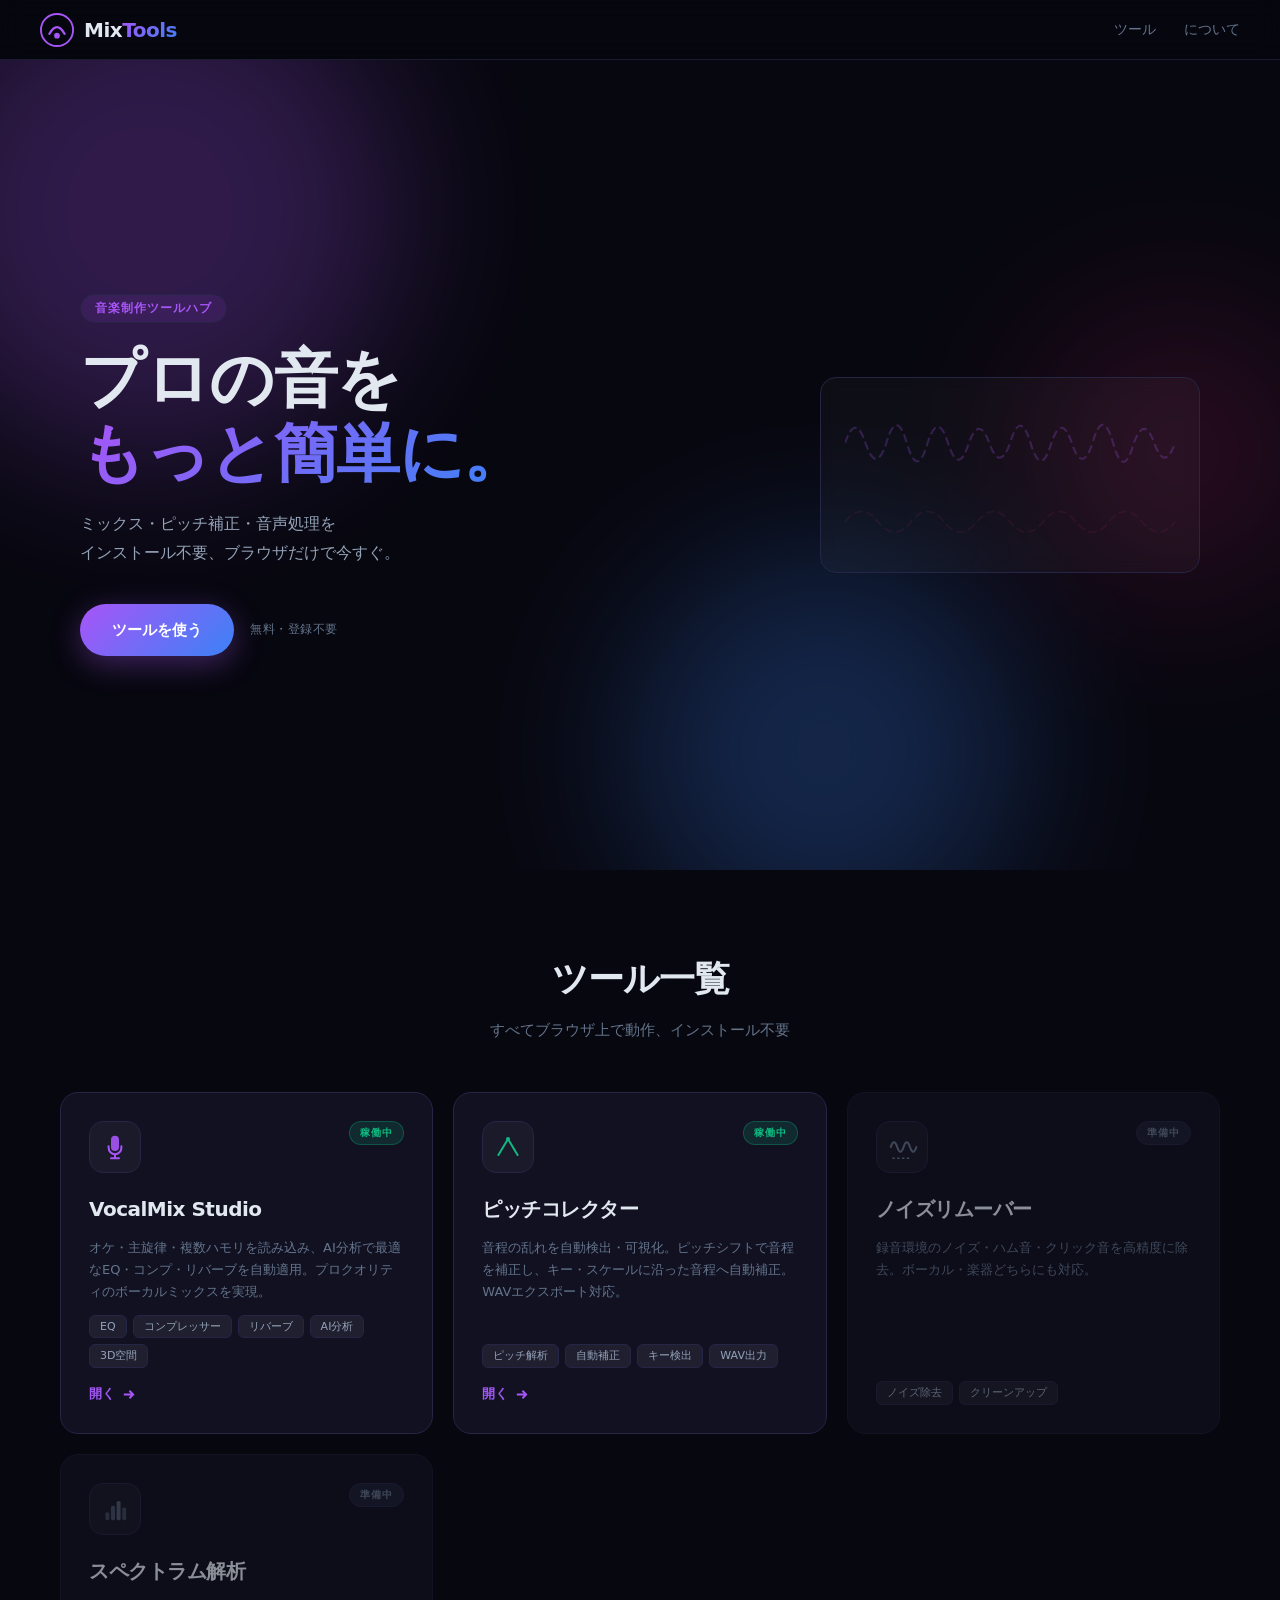
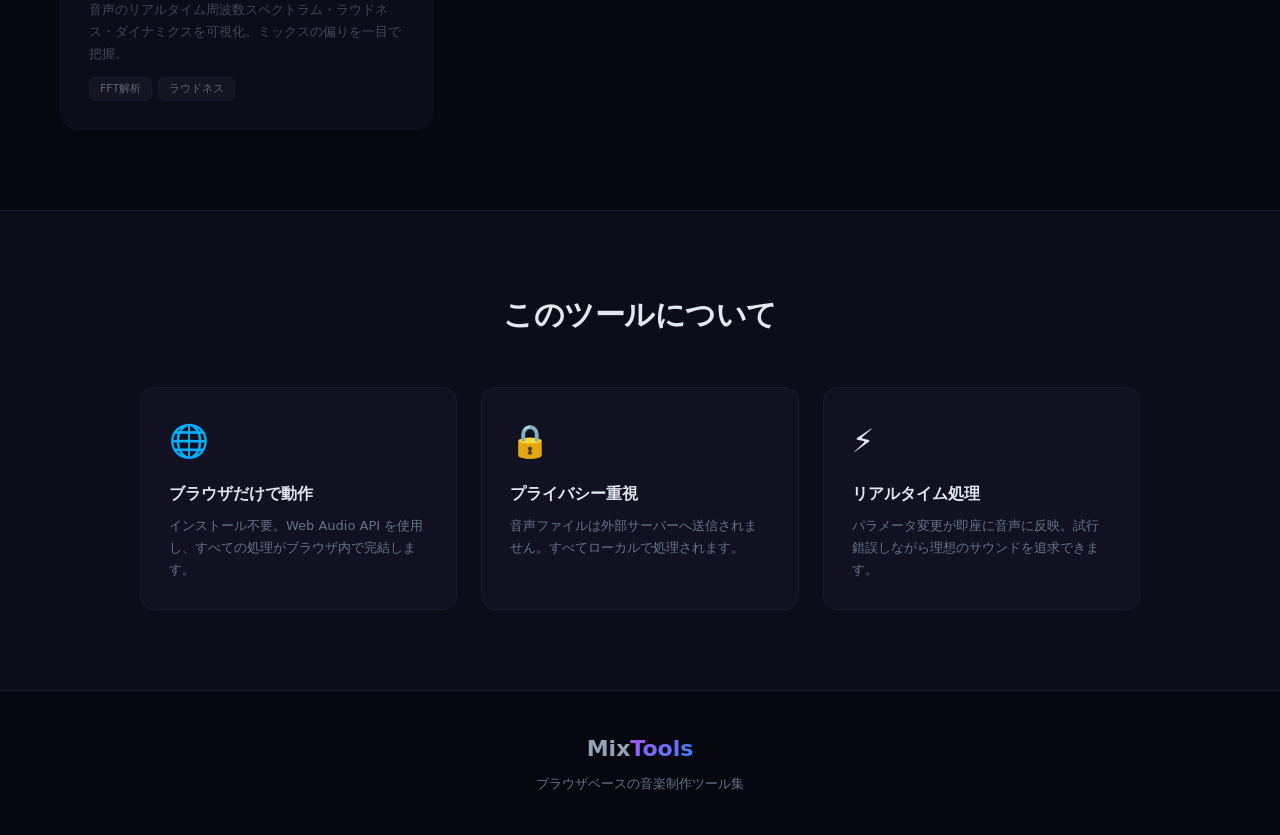
<file: index.html>
<!DOCTYPE html>
<html lang="ja">
<head>
  <meta charset="UTF-8">
  <meta name="viewport" content="width=device-width, initial-scale=1.0">
  <title>Mix Tools – 音楽制作ツールハブ</title>
  <link rel="stylesheet" href="portal.css">
  <!-- ======================================================
       Google AdSense
       公開後に AdSense 審査が通ったら↓の XXXX を置き換えてください
       client="ca-pub-XXXXXXXXXXXXXXXX"
  ======================================================= -->
  <!-- <script async src="https://pagead2.googlesyndication.com/pagead/js/adsbygoogle.js?client=ca-pub-XXXXXXXXXXXXXXXX" crossorigin="anonymous"></script> -->
</head>
<body>

<div class="portal">

  <header class="portal-header">
    <div class="ph-logo">
      <svg class="ph-logo-mark" viewBox="0 0 36 36" fill="none">
        <circle cx="18" cy="18" r="17" stroke="url(#pg)" stroke-width="2"/>
        <path d="M10 22 Q18 8 26 22" stroke="url(#pg)" stroke-width="2.5" fill="none" stroke-linecap="round"/>
        <circle cx="18" cy="24" r="3" fill="url(#pg)"/>
        <defs>
          <linearGradient id="pg" x1="0" y1="0" x2="36" y2="36">
            <stop offset="0%" stop-color="#a855f7"/>
            <stop offset="100%" stop-color="#3b82f6"/>
          </linearGradient>
        </defs>
      </svg>
      <span class="ph-logo-text">Mix<span class="ph-logo-accent">Tools</span></span>
    </div>
    <nav class="ph-nav">
      <a href="#tools" class="ph-nav-link">ツール</a>
      <a href="#about" class="ph-nav-link">について</a>
    </nav>
  </header>

  <section class="hero">
    <div class="hero-bg">
      <div class="hero-orb hero-orb-1"></div>
      <div class="hero-orb hero-orb-2"></div>
      <div class="hero-orb hero-orb-3"></div>
    </div>
    <div class="hero-content">
      <div class="hero-badge">音楽制作ツールハブ</div>
      <h1 class="hero-title">
        プロの音を<br>
        <span class="grad-text">もっと簡単に。</span>
      </h1>
      <p class="hero-desc">
        ミックス・ピッチ補正・音声処理を<br>
        インストール不要、ブラウザだけで今すぐ。
      </p>
      <div class="hero-cta-row">
        <a href="#tools" class="hero-cta">ツールを使う</a>
        <span class="hero-sub">無料・登録不要</span>
      </div>
    </div>
    <div class="hero-visual">
      <div class="waveform-demo">
        <svg viewBox="0 0 320 80" fill="none" class="wv-svg">
          <path d="M0 40 Q10 10 20 40 Q30 70 40 40 Q50 5 60 40 Q70 75 80 40 Q90 8 100 40 Q110 72 120 40 Q130 12 140 40 Q150 68 160 40 Q170 6 180 40 Q190 74 200 40 Q210 10 220 40 Q230 70 240 40 Q250 4 260 40 Q270 76 280 40 Q290 12 300 40 Q310 68 320 40"
            stroke="url(#wg)" stroke-width="2" opacity="0.8"/>
          <defs>
            <linearGradient id="wg" x1="0" y1="0" x2="320" y2="0">
              <stop offset="0%" stop-color="#a855f7" stop-opacity="0.3"/>
              <stop offset="50%" stop-color="#3b82f6"/>
              <stop offset="100%" stop-color="#a855f7" stop-opacity="0.3"/>
            </linearGradient>
          </defs>
        </svg>
        <svg viewBox="0 0 320 50" fill="none" class="wv-svg wv-svg-2">
          <path d="M0 25 Q16 5 32 25 Q48 45 64 25 Q80 5 96 25 Q112 45 128 25 Q144 5 160 25 Q176 45 192 25 Q208 5 224 25 Q240 45 256 25 Q272 5 288 25 Q304 45 320 25"
            stroke="url(#wg2)" stroke-width="1.5" opacity="0.5"/>
          <defs>
            <linearGradient id="wg2" x1="0" y1="0" x2="320" y2="0">
              <stop offset="0%" stop-color="#db2777" stop-opacity="0.2"/>
              <stop offset="50%" stop-color="#db2777" stop-opacity="0.8"/>
              <stop offset="100%" stop-color="#db2777" stop-opacity="0.2"/>
            </linearGradient>
          </defs>
        </svg>
      </div>
    </div>
  </section>

  <section class="tools-section" id="tools">
    <div class="section-header">
      <h2 class="section-title">ツール一覧</h2>
      <p class="section-desc">すべてブラウザ上で動作、インストール不要</p>
    </div>

    <div class="tools-grid">

      <!-- VocalMix Studio – Active -->
      <a href="./vocalmix/index.html" class="tool-card tool-card-active">
        <div class="tc-glow"></div>
        <div class="tc-header">
          <div class="tc-icon tc-icon-vocalmix">
            <svg viewBox="0 0 40 40" fill="none">
              <path d="M20 6a5 5 0 0 0-5 5v9a5 5 0 0 0 10 0v-9a5 5 0 0 0-5-5z" fill="url(#tg1)" opacity=".9"/>
              <path d="M28 19v2a8 8 0 0 1-16 0v-2M20 29v5M15 34h10" stroke="url(#tg1)" stroke-width="2.5" stroke-linecap="round"/>
              <defs>
                <linearGradient id="tg1" x1="10" y1="6" x2="30" y2="34">
                  <stop stop-color="#a855f7"/><stop offset="1" stop-color="#3b82f6"/>
                </linearGradient>
              </defs>
            </svg>
          </div>
          <div class="tc-badge tc-badge-active">稼働中</div>
        </div>
        <h3 class="tc-name">VocalMix Studio</h3>
        <p class="tc-desc">オケ・主旋律・複数ハモリを読み込み、AI分析で最適なEQ・コンプ・リバーブを自動適用。プロクオリティのボーカルミックスを実現。</p>
        <div class="tc-tags">
          <span class="tc-tag">EQ</span>
          <span class="tc-tag">コンプレッサー</span>
          <span class="tc-tag">リバーブ</span>
          <span class="tc-tag">AI分析</span>
          <span class="tc-tag">3D空間</span>
        </div>
        <div class="tc-cta">
          開く
          <svg viewBox="0 0 16 16" fill="none" stroke="currentColor" stroke-width="2">
            <path d="M3 8h10M9 4l4 4-4 4"/>
          </svg>
        </div>
      </a>

      <!-- Pitch Corrector – Active -->
      <a href="./pitchcorrect/index.html" class="tool-card tool-card-active">
        <div class="tc-glow"></div>
        <div class="tc-header">
          <div class="tc-icon tc-icon-pitch">
            <svg viewBox="0 0 40 40" fill="none">
              <path d="M8 30 L20 10 L32 30" stroke="url(#tg2)" stroke-width="2.5" stroke-linecap="round" stroke-linejoin="round"/>
              <path d="M13 23 h14" stroke="url(#tg2)" stroke-width="2" stroke-linecap="round"/>
              <circle cx="20" cy="10" r="2.5" fill="url(#tg2)"/>
              <defs>
                <linearGradient id="tg2" x1="8" y1="10" x2="32" y2="30">
                  <stop stop-color="#10b981"/><stop offset="1" stop-color="#3b82f6"/>
                </linearGradient>
              </defs>
            </svg>
          </div>
          <div class="tc-badge tc-badge-active">稼働中</div>
        </div>
        <h3 class="tc-name">ピッチコレクター</h3>
        <p class="tc-desc">音程の乱れを自動検出・可視化。ピッチシフトで音程を補正し、キー・スケールに沿った音程へ自動補正。WAVエクスポート対応。</p>
        <div class="tc-tags">
          <span class="tc-tag">ピッチ解析</span>
          <span class="tc-tag">自動補正</span>
          <span class="tc-tag">キー検出</span>
          <span class="tc-tag">WAV出力</span>
        </div>
        <div class="tc-cta">
          開く
          <svg viewBox="0 0 16 16" fill="none" stroke="currentColor" stroke-width="2">
            <path d="M3 8h10M9 4l4 4-4 4"/>
          </svg>
        </div>
      </a>

      <!-- Placeholder 2 -->
      <div class="tool-card tool-card-soon">
        <div class="tc-header">
          <div class="tc-icon tc-icon-noise">
            <svg viewBox="0 0 40 40" fill="none">
              <path d="M6 20 Q10 8 14 20 Q18 32 22 20 Q26 8 30 20 Q34 32 38 20" stroke="#64748b" stroke-width="2.5" stroke-linecap="round"/>
              <line x1="8" y1="34" x2="32" y2="34" stroke="#64748b" stroke-width="2" stroke-dasharray="3,3"/>
            </svg>
          </div>
          <div class="tc-badge tc-badge-soon">準備中</div>
        </div>
        <h3 class="tc-name">ノイズリムーバー</h3>
        <p class="tc-desc">録音環境のノイズ・ハム音・クリック音を高精度に除去。ボーカル・楽器どちらにも対応。</p>
        <div class="tc-tags">
          <span class="tc-tag">ノイズ除去</span>
          <span class="tc-tag">クリーンアップ</span>
        </div>
      </div>

      <!-- Placeholder 3 -->
      <div class="tool-card tool-card-soon">
        <div class="tc-header">
          <div class="tc-icon tc-icon-beat">
            <svg viewBox="0 0 40 40" fill="none">
              <rect x="8"  y="24" width="5" height="10" rx="2" fill="#64748b" opacity=".5"/>
              <rect x="15" y="16" width="5" height="18" rx="2" fill="#64748b" opacity=".6"/>
              <rect x="22" y="10" width="5" height="24" rx="2" fill="#64748b" opacity=".7"/>
              <rect x="29" y="18" width="5" height="16" rx="2" fill="#64748b" opacity=".5"/>
            </svg>
          </div>
          <div class="tc-badge tc-badge-soon">準備中</div>
        </div>
        <h3 class="tc-name">スペクトラム解析</h3>
        <p class="tc-desc">音声のリアルタイム周波数スペクトラム・ラウドネス・ダイナミクスを可視化。ミックスの偏りを一目で把握。</p>
        <div class="tc-tags">
          <span class="tc-tag">FFT解析</span>
          <span class="tc-tag">ラウドネス</span>
        </div>
      </div>

    </div>

    <!-- ── AdSense 広告ユニット（ツール一覧直下） ──────────────────────
         公開・AdSense審査通過後に下のコメントを外してください
         data-ad-slot は AdSense 管理画面で発行された番号に変えてください
    ─────────────────────────────────────────────────────────────────── -->
    <!--
    <div class="ad-banner">
      <ins class="adsbygoogle"
           style="display:block"
           data-ad-client="ca-pub-XXXXXXXXXXXXXXXX"
           data-ad-slot="XXXXXXXXXX"
           data-ad-format="auto"
           data-full-width-responsive="true"></ins>
      <script>(adsbygoogle = window.adsbygoogle || []).push({});</script>
    </div>
    -->

  </section>

  <section class="about-section" id="about">
    <div class="about-inner">
      <h2 class="about-title">このツールについて</h2>
      <div class="about-grid">
        <div class="about-card">
          <div class="about-icon">🌐</div>
          <h3>ブラウザだけで動作</h3>
          <p>インストール不要。Web Audio API を使用し、すべての処理がブラウザ内で完結します。</p>
        </div>
        <div class="about-card">
          <div class="about-icon">🔒</div>
          <h3>プライバシー重視</h3>
          <p>音声ファイルは外部サーバーへ送信されません。すべてローカルで処理されます。</p>
        </div>
        <div class="about-card">
          <div class="about-icon">⚡</div>
          <h3>リアルタイム処理</h3>
          <p>パラメータ変更が即座に音声に反映。試行錯誤しながら理想のサウンドを追求できます。</p>
        </div>
      </div>
    </div>
  </section>

  <footer class="portal-footer">
    <div class="pf-logo">Mix<span>Tools</span></div>
    <p class="pf-copy">ブラウザベースの音楽制作ツール集</p>
  </footer>

</div>

</body>
</html>
</file>
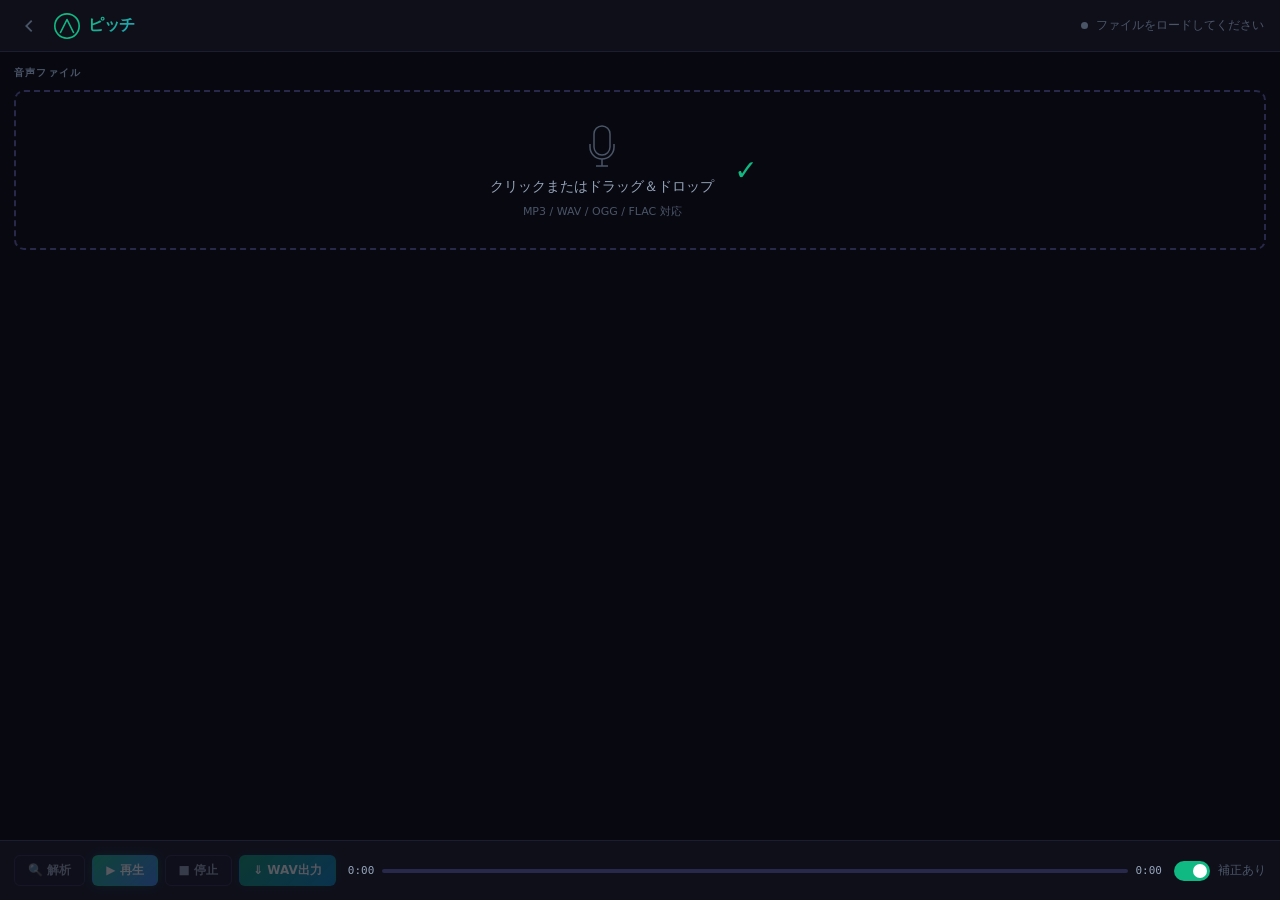
<file: pitchcorrect/index.html>
<!DOCTYPE html>
<html lang="ja">
<head>
  <meta charset="UTF-8">
  <meta name="viewport" content="width=device-width, initial-scale=1.0">
  <title>ピッチコレクター – Mix Tools</title>
  <link rel="stylesheet" href="styles.css">
</head>
<body>
<div class="app">

  <header class="header">
    <div class="header-left">
      <a href="../index.html" class="back-link" title="ポータルへ">
        <svg viewBox="0 0 20 20" fill="none" stroke="currentColor" stroke-width="2"><path d="M13 4l-6 6 6 6"/></svg>
      </a>
      <div class="logo">
        <svg class="logo-icon" viewBox="0 0 32 32" fill="none">
          <circle cx="16" cy="16" r="15" stroke="url(#hg)" stroke-width="2"/>
          <path d="M8 24 L16 8 L24 24" stroke="url(#hg)" stroke-width="2" stroke-linecap="round" stroke-linejoin="round"/>
          <line x1="11" y1="19" x2="21" y2="19" stroke="url(#hg)" stroke-width="2" stroke-linecap="round"/>
          <defs>
            <linearGradient id="hg" x1="0" y1="0" x2="32" y2="32">
              <stop stop-color="#10b981"/><stop offset="1" stop-color="#3b82f6"/>
            </linearGradient>
          </defs>
        </svg>
        <span class="logo-text">ピッチ<span class="logo-sub">コレクター</span></span>
      </div>
    </div>
    <div class="header-status">
      <span class="status-dot" id="status-dot"></span>
      <span id="status-text">ファイルをロードしてください</span>
    </div>
  </header>

  <main class="main">

    <!-- Drop Zone -->
    <section class="section">
      <div class="section-label">音声ファイル</div>
      <div class="dropzone" id="dropzone">
        <input type="file" class="finput" id="file-input" accept="audio/*">
        <div class="dz-inner" id="dz-inner">
          <svg class="dz-icon" viewBox="0 0 48 48" fill="none" stroke="currentColor" stroke-width="1.5">
            <path d="M24 4a8 8 0 0 0-8 8v13a8 8 0 0 0 16 0V12a8 8 0 0 0-8-8z"/>
            <path d="M36 22v3a12 12 0 0 1-24 0v-3M24 37v7M18 44h12"/>
          </svg>
          <p class="dz-text">クリックまたはドラッグ＆ドロップ</p>
          <p class="dz-hint">MP3 / WAV / OGG / FLAC 対応</p>
        </div>
        <div class="dz-loaded" id="dz-loaded" style="display:none">
          <span class="dz-check">✓</span>
          <div>
            <div class="dz-fname" id="dz-fname"></div>
            <div class="dz-meta" id="dz-meta"></div>
          </div>
        </div>
      </div>
    </section>

    <!-- Visualizer -->
    <section class="section" id="viz-section" style="display:none">
      <div class="section-label">
        ピッチ解析
        <span class="s-badge" id="key-detected"></span>
      </div>
      <div class="viz-wrap">
        <canvas id="pitch-canvas" class="pitch-canvas"></canvas>
        <div class="pitch-legend">
          <span class="leg-item"><span class="leg-dot" style="background:#10b981"></span>±30セント以内</span>
          <span class="leg-item"><span class="leg-dot" style="background:#f59e0b"></span>±50セント</span>
          <span class="leg-item"><span class="leg-dot" style="background:#ef4444"></span>それ以上</span>
          <span class="leg-item"><span class="leg-dot" style="background:#3b82f6"></span>補正後</span>
        </div>
      </div>
      <div class="stats-row">
        <div class="stat-card">
          <div class="stat-label">検出された平均音高</div>
          <div class="stat-val" id="stat-avg">-</div>
        </div>
        <div class="stat-card">
          <div class="stat-label">推定キー</div>
          <div class="stat-val" id="stat-key">-</div>
        </div>
        <div class="stat-card">
          <div class="stat-label">チューニング偏差</div>
          <div class="stat-val" id="stat-tune">-</div>
        </div>
        <div class="stat-card">
          <div class="stat-label">推奨補正量</div>
          <div class="stat-val" id="stat-rec">-</div>
        </div>
      </div>
    </section>

    <!-- Controls -->
    <section class="section" id="controls-section" style="display:none">
      <div class="section-label">補正設定</div>
      <div class="controls-grid">

        <div class="ctrl-panel">
          <div class="cp-title">ピッチシフト</div>
          <div class="pitch-shift-display" id="shift-display">0</div>
          <div class="pitch-shift-unit">半音</div>
          <input type="range" class="sl big-slider" id="shift-slider" min="-12" max="12" value="0" step="0.5">
          <div class="shift-marks">
            <span>-12</span><span>-6</span><span>0</span><span>+6</span><span>+12</span>
          </div>
          <div class="auto-row">
            <button class="btn btn-ghost btn-sm" id="btn-reset">リセット</button>
            <button class="btn btn-accent btn-sm" id="btn-auto-correct">自動補正を適用</button>
          </div>
        </div>

        <div class="ctrl-panel">
          <div class="cp-title">キー・スケール設定</div>
          <div class="pr">
            <label>キー</label>
            <select class="sel" id="sel-key">
              <option value="0">C</option><option value="1">C#/D♭</option>
              <option value="2">D</option><option value="3">D#/E♭</option>
              <option value="4">E</option><option value="5">F</option>
              <option value="6">F#/G♭</option><option value="7">G</option>
              <option value="8">G#/A♭</option><option value="9">A</option>
              <option value="10">A#/B♭</option><option value="11">B</option>
            </select>
          </div>
          <div class="pr">
            <label>スケール</label>
            <select class="sel" id="sel-scale">
              <option value="major">メジャー</option>
              <option value="minor">マイナー</option>
              <option value="chromatic">クロマチック</option>
              <option value="pentatonic">ペンタトニック</option>
            </select>
          </div>
          <div class="pr">
            <label>補正強度</label>
            <input type="range" class="sl" id="strength-slider" min="0" max="100" value="80">
            <span class="slv" id="strength-val">80%</span>
          </div>
          <div class="pr" style="margin-top:4px">
            <label>基準音高</label>
            <select class="sel" id="sel-ref">
              <option value="440">A = 440 Hz（標準）</option>
              <option value="432">A = 432 Hz</option>
              <option value="443">A = 443 Hz</option>
              <option value="445">A = 445 Hz</option>
            </select>
          </div>
        </div>

        <div class="ctrl-panel">
          <div class="cp-title">フォルマント補正</div>
          <div class="pr">
            <label>フォルマント</label>
            <input type="range" class="sl sc" id="formant-slider" min="-100" max="100" value="0">
            <span class="slv" id="formant-val">0</span>
          </div>
          <p class="cp-note">ピッチシフト時の声質変化を補正します。<br>+(プラス)で男声→女声方向、-(マイナス)で逆方向。</p>
          <div class="cp-title" style="margin-top:12px">スムージング</div>
          <div class="pr">
            <label>補正速度</label>
            <input type="range" class="sl" id="smooth-slider" min="1" max="10" value="5">
            <span class="slv" id="smooth-val">5</span>
          </div>
          <p class="cp-note">値が小さいほどロボット声、大きいほど自然な補正。</p>
        </div>

      </div>
    </section>

  </main>

  <!-- Transport -->
  <footer class="transport">
    <div class="tr-btns">
      <button class="btn btn-ghost" id="btn-analyze" disabled>&#128269; 解析</button>
      <button class="btn btn-primary" id="btn-play" disabled>&#9654; 再生</button>
      <button class="btn btn-ghost" id="btn-stop" disabled>&#9632; 停止</button>
      <button class="btn btn-accent" id="btn-export" disabled>&#8659; WAV出力</button>
    </div>
    <div class="tr-progress">
      <span id="tc">0:00</span>
      <div class="pb-wrap" id="pb-wrap">
        <div class="pb-bg"><div class="pb-fill" id="pb-fill"></div></div>
      </div>
      <span id="tt">0:00</span>
    </div>
    <div class="tr-mode">
      <label class="toggle-label">
        <input type="checkbox" id="toggle-corrected" checked>
        <span class="toggle-track"></span>
        <span class="toggle-text">補正あり</span>
      </label>
    </div>
  </footer>

</div>

<!-- Global drop overlay -->
<div class="gdo" id="gdo" style="display:none">
  <div class="gdo-inner">
    <svg viewBox="0 0 48 48" fill="none" stroke="currentColor" stroke-width="1.5" style="width:48px;height:48px;color:#10b981">
      <path d="M24 4a8 8 0 0 0-8 8v13a8 8 0 0 0 16 0V12a8 8 0 0 0-8-8z"/>
    </svg>
    <p>ここにドロップ</p>
  </div>
</div>

<!-- Export Modal -->
<div class="modal-bg" id="modal-bg" style="display:none">
  <div class="modal">
    <div class="modal-title">WAV エクスポート</div>
    <div class="modal-body">
      <div class="mr"><label>サンプルレート</label>
        <select class="sel" id="exp-sr">
          <option value="44100">44.1 kHz</option>
          <option value="48000">48 kHz</option>
        </select>
      </div>
      <div class="mr"><label>適用する補正</label>
        <select class="sel" id="exp-mode">
          <option value="shift">ピッチシフトのみ</option>
          <option value="auto">自動補正（スケールスナップ）</option>
        </select>
      </div>
      <div class="exp-prog" id="exp-prog" style="display:none">
        <p class="exp-status" id="exp-status">処理中...</p>
        <div class="pb-bg"><div class="pb-fill" id="exp-fill" style="width:0%"></div></div>
      </div>
    </div>
    <div class="modal-foot">
      <button class="btn btn-accent" id="modal-start">エクスポート開始</button>
      <button class="btn btn-ghost" id="modal-cancel">キャンセル</button>
    </div>
  </div>
</div>

<script src="app.js"></script>
</body>
</html>
</file>
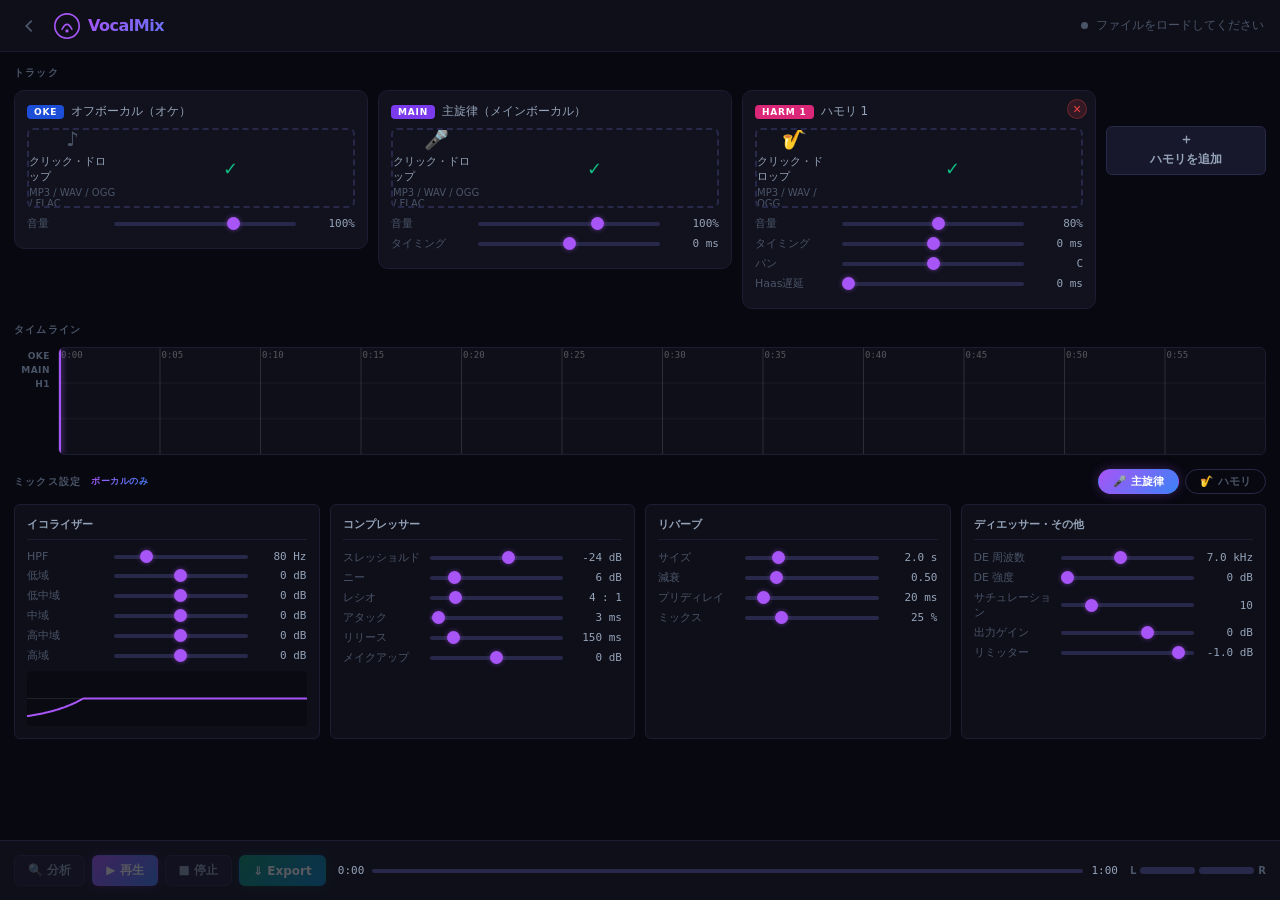
<file: vocalmix/index.html>
<!DOCTYPE html>
<html lang="ja">
<head>
  <meta charset="UTF-8">
  <meta name="viewport" content="width=device-width, initial-scale=1.0">
  <title>VocalMix Studio</title>
  <link rel="stylesheet" href="styles.css">
</head>
<body>
<div class="app">

  <!-- ─ Header ─ -->
  <header class="header">
    <div class="header-left">
      <a href="../index.html" class="back-link" title="ポータルに戻る">
        <svg viewBox="0 0 20 20" fill="none" stroke="currentColor" stroke-width="2">
          <path d="M13 4l-6 6 6 6"/>
        </svg>
      </a>
      <div class="logo">
        <svg class="logo-icon" viewBox="0 0 32 32" fill="none">
          <circle cx="16" cy="16" r="15" stroke="url(#hg)" stroke-width="2"/>
          <path d="M10 20Q16 8 22 20" stroke="url(#hg)" stroke-width="2" fill="none" stroke-linecap="round"/>
          <circle cx="16" cy="22" r="2" fill="url(#hg)"/>
          <defs>
            <linearGradient id="hg" x1="0" y1="0" x2="32" y2="32">
              <stop stop-color="#a855f7"/><stop offset="1" stop-color="#3b82f6"/>
            </linearGradient>
          </defs>
        </svg>
        <span class="logo-text">VocalMix <span class="logo-sub">Studio</span></span>
      </div>
    </div>
    <div class="header-status">
      <span class="status-dot" id="status-dot"></span>
      <span id="status-text">ファイルをロードしてください</span>
    </div>
  </header>

  <!-- ─ Main ─ -->
  <main class="main">

    <!-- Tracks -->
    <section class="section">
      <div class="section-label">トラック</div>
      <div class="tracks-grid">

        <!-- Orchestra -->
        <div class="track-card" id="card-orchestra">
          <div class="track-head">
            <span class="tbadge tbadge-oke">OKE</span>
            <span class="tname">オフボーカル（オケ）</span>
            <span class="tdur" id="dur-orchestra"></span>
          </div>
          <div class="dropzone" id="drop-orchestra">
            <input type="file" class="finput" id="file-orchestra" accept="audio/*">
            <div class="dz-inner" id="dzi-orchestra">
              <div class="dz-icon">&#9834;</div>
              <p class="dz-text">クリック・ドロップ</p>
              <p class="dz-hint">MP3 / WAV / OGG / FLAC</p>
            </div>
            <div class="dz-loaded" id="dzl-orchestra" style="display:none">
              <span class="dz-check">✓</span>
              <span class="dz-fname" id="fname-orchestra"></span>
            </div>
          </div>
          <div class="slider-row">
            <label>音量</label>
            <input type="range" class="sl" id="vol-orchestra" min="0" max="150" value="100">
            <span class="slv" id="vol-orchestra-v">100%</span>
          </div>
        </div>

        <!-- Main Vocal -->
        <div class="track-card" id="card-mainvocal">
          <div class="track-head">
            <span class="tbadge tbadge-main">MAIN</span>
            <span class="tname">主旋律（メインボーカル）</span>
            <span class="tdur" id="dur-mainvocal"></span>
          </div>
          <div class="dropzone" id="drop-mainvocal">
            <input type="file" class="finput" id="file-mainvocal" accept="audio/*">
            <div class="dz-inner" id="dzi-mainvocal">
              <div class="dz-icon">&#127908;</div>
              <p class="dz-text">クリック・ドロップ</p>
              <p class="dz-hint">MP3 / WAV / OGG / FLAC</p>
            </div>
            <div class="dz-loaded" id="dzl-mainvocal" style="display:none">
              <span class="dz-check">✓</span>
              <span class="dz-fname" id="fname-mainvocal"></span>
            </div>
          </div>
          <div class="slider-row">
            <label>音量</label>
            <input type="range" class="sl" id="vol-mainvocal" min="0" max="150" value="100">
            <span class="slv" id="vol-mainvocal-v">100%</span>
          </div>
          <div class="slider-row">
            <label>タイミング</label>
            <input type="range" class="sl" id="offset-mainvocal" min="-5000" max="5000" value="0" step="10">
            <span class="slv" id="offset-mainvocal-v">0 ms</span>
          </div>
        </div>

        <!-- Harmony tracks (dynamic) -->
        <div id="harmony-tracks-container" class="harmony-container"></div>

        <!-- Add Harmony Button -->
        <div class="add-harmony-card" id="add-harmony-card">
          <button class="btn btn-ghost btn-add-harmony" id="btn-add-harmony">
            <svg viewBox="0 0 20 20" fill="currentColor"><path d="M10 4a1 1 0 011 1v4h4a1 1 0 010 2h-4v4a1 1 0 01-2 0v-4H5a1 1 0 010-2h4V5a1 1 0 011-1z"/></svg>
            ハモリを追加
          </button>
        </div>

      </div>
    </section>

    <!-- Timeline -->
    <section class="section">
      <div class="section-label">タイムライン</div>
      <div class="timeline-wrap">
        <div class="tl-labels" id="tl-labels">
          <div class="tl-lbl">OKE</div>
          <div class="tl-lbl">MAIN</div>
        </div>
        <div class="tl-canvas-wrap" id="tl-wrap">
          <canvas id="tl-canvas"></canvas>
          <div class="playhead" id="playhead"></div>
        </div>
      </div>
    </section>

    <!-- Analysis (hidden by default) -->
    <section class="section" id="analysis-section" style="display:none">
      <div class="section-label">音声分析 <span class="s-badge">AI解析</span></div>
      <div class="analysis-grid" id="analysis-grid">
        <div class="an-card" id="an-card-main">
          <div class="an-title">主旋律</div>
          <div class="an-rows">
            <div class="an-row"><span class="an-k">音域</span><span class="an-v" id="an-main-pitch">-</span></div>
            <div class="an-row"><span class="an-k">声の明るさ</span><span class="an-v" id="an-main-bright">-</span></div>
            <div class="an-row"><span class="an-k">ダイナミクス</span><span class="an-v" id="an-main-dyn">-</span></div>
            <div class="an-row"><span class="an-k">サ行強度</span><span class="an-v" id="an-main-sib">-</span></div>
            <div class="an-row"><span class="an-k">推定音高</span><span class="an-v" id="an-main-hz">-</span></div>
          </div>
        </div>
        <div class="an-card">
          <div class="an-title">推奨設定</div>
          <div class="an-rows">
            <div class="an-row"><span class="an-k">EQ</span><span class="an-v" id="an-rec-eq">-</span></div>
            <div class="an-row"><span class="an-k">コンプ</span><span class="an-v" id="an-rec-comp">-</span></div>
            <div class="an-row"><span class="an-k">ディエッサー</span><span class="an-v" id="an-rec-de">-</span></div>
            <div class="an-row"><span class="an-k">リバーブ</span><span class="an-v" id="an-rec-rev">-</span></div>
          </div>
          <button class="btn btn-accent btn-sm" id="btn-apply-analysis">分析結果を適用</button>
        </div>
      </div>
    </section>

    <!-- Mix Controls -->
    <section class="section">
      <div class="section-label">
        ミックス設定 <span class="s-badge">ボーカルのみ</span>
        <div class="mix-tabs">
          <button class="mix-tab active" id="tab-main" onclick="switchTab('main')">&#127908; 主旋律</button>
          <button class="mix-tab" id="tab-harm" onclick="switchTab('harm')">&#127927; ハモリ</button>
        </div>
      </div>

      <!-- Main Vocal Mix -->
      <div id="mix-main" class="mix-panel-group">
        <div class="mix-panels">
          <div class="mix-panel">
            <div class="mp-title">イコライザー</div>
            <div class="pr"><label>HPF</label><input type="range" class="sl" id="main-eq-hpf" min="20" max="300" value="80" step="5"><span class="slv" id="main-eq-hpf-v">80 Hz</span></div>
            <div class="pr"><label>低域</label><input type="range" class="sl sc" id="main-eq-low" min="-12" max="12" value="0" step=".5"><span class="slv" id="main-eq-low-v">0 dB</span></div>
            <div class="pr"><label>低中域</label><input type="range" class="sl sc" id="main-eq-lowmid" min="-12" max="12" value="0" step=".5"><span class="slv" id="main-eq-lowmid-v">0 dB</span></div>
            <div class="pr"><label>中域</label><input type="range" class="sl sc" id="main-eq-mid" min="-12" max="12" value="0" step=".5"><span class="slv" id="main-eq-mid-v">0 dB</span></div>
            <div class="pr"><label>高中域</label><input type="range" class="sl sc" id="main-eq-highmid" min="-12" max="12" value="0" step=".5"><span class="slv" id="main-eq-highmid-v">0 dB</span></div>
            <div class="pr"><label>高域</label><input type="range" class="sl sc" id="main-eq-high" min="-12" max="12" value="0" step=".5"><span class="slv" id="main-eq-high-v">0 dB</span></div>
            <canvas id="main-eq-curve" class="eq-curve"></canvas>
          </div>
          <div class="mix-panel">
            <div class="mp-title">コンプレッサー</div>
            <div class="pr"><label>スレッショルド</label><input type="range" class="sl" id="main-comp-thr" min="-60" max="0" value="-24"><span class="slv" id="main-comp-thr-v">-24 dB</span></div>
            <div class="pr"><label>ニー</label><input type="range" class="sl" id="main-comp-knee" min="0" max="40" value="6"><span class="slv" id="main-comp-knee-v">6 dB</span></div>
            <div class="pr"><label>レシオ</label><input type="range" class="sl" id="main-comp-ratio" min="1" max="20" value="4" step=".5"><span class="slv" id="main-comp-ratio-v">4 : 1</span></div>
            <div class="pr"><label>アタック</label><input type="range" class="sl" id="main-comp-attack" min="1" max="100" value="3"><span class="slv" id="main-comp-attack-v">3 ms</span></div>
            <div class="pr"><label>リリース</label><input type="range" class="sl" id="main-comp-release" min="10" max="1000" value="150" step="10"><span class="slv" id="main-comp-release-v">150 ms</span></div>
            <div class="pr"><label>メイクアップ</label><input type="range" class="sl sc" id="main-comp-makeup" min="-12" max="12" value="0" step=".5"><span class="slv" id="main-comp-makeup-v">0 dB</span></div>
          </div>
          <div class="mix-panel">
            <div class="mp-title">リバーブ</div>
            <div class="pr"><label>サイズ</label><input type="range" class="sl" id="main-rev-size" min=".3" max="8" value="2" step=".1"><span class="slv" id="main-rev-size-v">2.0 s</span></div>
            <div class="pr"><label>減衰</label><input type="range" class="sl" id="main-rev-decay" min=".1" max="2" value=".5" step=".05"><span class="slv" id="main-rev-decay-v">0.50</span></div>
            <div class="pr"><label>プリディレイ</label><input type="range" class="sl" id="main-rev-pre" min="0" max="200" value="20" step="5"><span class="slv" id="main-rev-pre-v">20 ms</span></div>
            <div class="pr"><label>ミックス</label><input type="range" class="sl" id="main-rev-mix" min="0" max="100" value="25"><span class="slv" id="main-rev-mix-v">25 %</span></div>
          </div>
          <div class="mix-panel">
            <div class="mp-title">ディエッサー・その他</div>
            <div class="pr"><label>DE 周波数</label><input type="range" class="sl" id="main-de-freq" min="3000" max="12000" value="7000" step="100"><span class="slv" id="main-de-freq-v">7.0 kHz</span></div>
            <div class="pr"><label>DE 強度</label><input type="range" class="sl" id="main-de-amt" min="0" max="15" value="0" step=".5"><span class="slv" id="main-de-amt-v">0 dB</span></div>
            <div class="pr"><label>サチュレーション</label><input type="range" class="sl" id="main-sat" min="0" max="50" value="10"><span class="slv" id="main-sat-v">10</span></div>
            <div class="pr"><label>出力ゲイン</label><input type="range" class="sl sc" id="main-out-gain" min="-12" max="6" value="0" step=".5"><span class="slv" id="main-out-gain-v">0 dB</span></div>
            <div class="pr"><label>リミッター</label><input type="range" class="sl" id="limiter-thr" min="-12" max="-.1" value="-1" step=".1"><span class="slv" id="limiter-thr-v">-1.0 dB</span></div>
          </div>
        </div>
      </div>

      <!-- Harmony Mix -->
      <div id="mix-harm" class="mix-panel-group" style="display:none">
        <div class="mix-panels">
          <div class="mix-panel">
            <div class="mp-title">イコライザー（共通）</div>
            <div class="pr"><label>HPF</label><input type="range" class="sl" id="harm-eq-hpf" min="20" max="300" value="100" step="5"><span class="slv" id="harm-eq-hpf-v">100 Hz</span></div>
            <div class="pr"><label>低域</label><input type="range" class="sl sc" id="harm-eq-low" min="-12" max="12" value="-2" step=".5"><span class="slv" id="harm-eq-low-v">-2 dB</span></div>
            <div class="pr"><label>低中域</label><input type="range" class="sl sc" id="harm-eq-lowmid" min="-12" max="12" value="0" step=".5"><span class="slv" id="harm-eq-lowmid-v">0 dB</span></div>
            <div class="pr"><label>中域</label><input type="range" class="sl sc" id="harm-eq-mid" min="-12" max="12" value="0" step=".5"><span class="slv" id="harm-eq-mid-v">0 dB</span></div>
            <div class="pr"><label>高中域</label><input type="range" class="sl sc" id="harm-eq-highmid" min="-12" max="12" value="1" step=".5"><span class="slv" id="harm-eq-highmid-v">1 dB</span></div>
            <div class="pr"><label>高域</label><input type="range" class="sl sc" id="harm-eq-high" min="-12" max="12" value="0" step=".5"><span class="slv" id="harm-eq-high-v">0 dB</span></div>
            <canvas id="harm-eq-curve" class="eq-curve"></canvas>
          </div>
          <div class="mix-panel">
            <div class="mp-title">コンプレッサー（共通）</div>
            <div class="pr"><label>スレッショルド</label><input type="range" class="sl" id="harm-comp-thr" min="-60" max="0" value="-28"><span class="slv" id="harm-comp-thr-v">-28 dB</span></div>
            <div class="pr"><label>ニー</label><input type="range" class="sl" id="harm-comp-knee" min="0" max="40" value="6"><span class="slv" id="harm-comp-knee-v">6 dB</span></div>
            <div class="pr"><label>レシオ</label><input type="range" class="sl" id="harm-comp-ratio" min="1" max="20" value="5" step=".5"><span class="slv" id="harm-comp-ratio-v">5 : 1</span></div>
            <div class="pr"><label>アタック</label><input type="range" class="sl" id="harm-comp-attack" min="1" max="100" value="3"><span class="slv" id="harm-comp-attack-v">3 ms</span></div>
            <div class="pr"><label>リリース</label><input type="range" class="sl" id="harm-comp-release" min="10" max="1000" value="150" step="10"><span class="slv" id="harm-comp-release-v">150 ms</span></div>
            <div class="pr"><label>メイクアップ</label><input type="range" class="sl sc" id="harm-comp-makeup" min="-12" max="12" value="0" step=".5"><span class="slv" id="harm-comp-makeup-v">0 dB</span></div>
          </div>
          <div class="mix-panel">
            <div class="mp-title">リバーブ（共通）</div>
            <div class="pr"><label>サイズ</label><input type="range" class="sl" id="harm-rev-size" min=".3" max="8" value="2.5" step=".1"><span class="slv" id="harm-rev-size-v">2.5 s</span></div>
            <div class="pr"><label>減衰</label><input type="range" class="sl" id="harm-rev-decay" min=".1" max="2" value=".6" step=".05"><span class="slv" id="harm-rev-decay-v">0.60</span></div>
            <div class="pr"><label>プリディレイ</label><input type="range" class="sl" id="harm-rev-pre" min="0" max="200" value="15" step="5"><span class="slv" id="harm-rev-pre-v">15 ms</span></div>
            <div class="pr"><label>ミックス</label><input type="range" class="sl" id="harm-rev-mix" min="0" max="100" value="30"><span class="slv" id="harm-rev-mix-v">30 %</span></div>
            <div class="pr"><label>DE 強度</label><input type="range" class="sl" id="harm-de-amt" min="0" max="15" value="3" step=".5"><span class="slv" id="harm-de-amt-v">3 dB</span></div>
            <div class="pr"><label>サチュレーション</label><input type="range" class="sl" id="harm-sat" min="0" max="50" value="5"><span class="slv" id="harm-sat-v">5</span></div>
          </div>
          <div class="mix-panel mix-panel-3d">
            <div class="mp-title">
              <svg viewBox="0 0 18 18" fill="currentColor" class="mp-icon">
                <path d="M9 1L1 5v8l8 4 8-4V5L9 1zm0 2.2L15 6.6 9 10 3 6.6 9 3.2zM2 7.8l6 3v5l-6-3v-5zm8 8v-5l6-3v5l-6 3z"/>
              </svg>
              3D 空間エフェクト
            </div>
            <p class="panel-note">各ハモリに個別 Pan / Haas 遅延を設定。自動スプレッドで一括適用。</p>
            <div class="pr">
              <label>スプレッド幅</label>
              <input type="range" class="sl" id="spread-width" min="0" max="100" value="40">
              <span class="slv" id="spread-width-v">40 %</span>
            </div>
            <div class="pr">
              <label>Haas 遅延</label>
              <input type="range" class="sl" id="haas-base" min="0" max="30" value="10">
              <span class="slv" id="haas-base-v">10 ms</span>
            </div>
            <button class="btn btn-accent btn-sm" id="btn-auto-spread">⟺ 自動スプレッド</button>
            <div class="pr" style="margin-top:10px">
              <label>音量（全ハモリ）</label>
              <input type="range" class="sl" id="harm-master-vol" min="0" max="150" value="80">
              <span class="slv" id="harm-master-vol-v">80 %</span>
            </div>
          </div>
        </div>
      </div>
    </section>

  </main>

  <!-- ─ Transport ─ -->
  <footer class="transport">
    <div class="tr-btns">
      <button class="btn btn-ghost" id="btn-analyze" disabled>&#128269; 分析</button>
      <button class="btn btn-primary" id="btn-play" disabled>&#9654; 再生</button>
      <button class="btn btn-ghost" id="btn-stop" disabled>&#9632; 停止</button>
      <button class="btn btn-accent" id="btn-export" disabled>&#8659; Export</button>
    </div>
    <div class="tr-progress">
      <span id="tc">0:00</span>
      <div class="pb-wrap" id="pb-wrap">
        <div class="pb-bg"><div class="pb-fill" id="pb-fill"></div></div>
      </div>
      <span id="tt">0:00</span>
    </div>
    <div class="tr-meters">
      <span class="ml">L</span>
      <div class="meter"><div class="meter-bar" id="mL"></div></div>
      <div class="meter"><div class="meter-bar" id="mR"></div></div>
      <span class="ml">R</span>
    </div>
  </footer>

</div>

<!-- Global Drop Overlay -->
<div class="gdo" id="gdo" style="display:none">
  <div class="gdo-title">どのトラックに割り当てますか？</div>
  <div class="gdo-zones">
    <div class="gdo-zone" id="gdo-orchestra" data-target="orchestra">
      <div class="gdo-z-icon">&#9834;</div>
      <div class="gdo-z-label">オフボーカル<br><small>オケ</small></div>
    </div>
    <div class="gdo-zone" id="gdo-mainvocal" data-target="mainVocal">
      <div class="gdo-z-icon">&#127908;</div>
      <div class="gdo-z-label">主旋律<br><small>メインボーカル</small></div>
    </div>
    <div class="gdo-zone" id="gdo-harmony" data-target="harmony">
      <div class="gdo-z-icon">&#127927;</div>
      <div class="gdo-z-label">ハモリとして追加<br><small>新規トラック</small></div>
    </div>
  </div>
  <p class="gdo-cancel" id="gdo-cancel">クリックでキャンセル</p>
</div>

<!-- Export Modal -->
<div class="modal-bg" id="modal-bg" style="display:none">
  <div class="modal">
    <div class="modal-title">WAV エクスポート</div>
    <div class="modal-body">
      <div class="mr"><label>サンプルレート</label>
        <select class="sel" id="exp-sr"><option value="44100">44.1 kHz</option><option value="48000">48 kHz</option></select>
      </div>
      <div class="exp-prog" id="exp-prog" style="display:none">
        <p class="exp-status" id="exp-status">レンダリング中...</p>
        <div class="pb-bg"><div class="pb-fill" id="exp-fill" style="width:0%"></div></div>
      </div>
    </div>
    <div class="modal-foot">
      <button class="btn btn-accent" id="modal-start">エクスポート開始</button>
      <button class="btn btn-ghost" id="modal-cancel">キャンセル</button>
    </div>
  </div>
</div>

<script src="app.js"></script>
</body>
</html>
</file>
<file: portal.css>
/* ============================================================
   MixTools Portal – portal.css
   ============================================================ */

:root {
  --bg:        #07070f;
  --bg2:       #0d0d1a;
  --card:      #111122;
  --border:    #1a1a30;
  --border2:   #252545;
  --text:      #e2e8f0;
  --muted:     #64748b;
  --dim:       #94a3b8;
  --ap:        #a855f7;
  --ab:        #3b82f6;
  --ok:        #10b981;
  --grad:      linear-gradient(135deg, #a855f7, #3b82f6);
}

*, *::before, *::after { box-sizing: border-box; margin: 0; padding: 0; }

html { scroll-behavior: smooth; }

body {
  font-family: 'Segoe UI', system-ui, -apple-system, sans-serif;
  background: var(--bg);
  color: var(--text);
  font-size: 15px;
  line-height: 1.6;
}

/* ─── Header ─────────────────────────────────── */
.portal-header {
  position: sticky;
  top: 0;
  z-index: 100;
  display: flex;
  align-items: center;
  justify-content: space-between;
  padding: 0 40px;
  height: 60px;
  background: rgba(7,7,15,.85);
  backdrop-filter: blur(12px);
  border-bottom: 1px solid var(--border);
}

.ph-logo {
  display: flex;
  align-items: center;
  gap: 10px;
  text-decoration: none;
  color: var(--text);
}

.ph-logo-mark { width: 34px; height: 34px; }

.ph-logo-text {
  font-size: 20px;
  font-weight: 800;
  letter-spacing: -.5px;
  color: var(--text);
}

.ph-logo-accent {
  background: var(--grad);
  -webkit-background-clip: text;
  -webkit-text-fill-color: transparent;
  background-clip: text;
}

.ph-nav { display: flex; gap: 28px; }

.ph-nav-link {
  text-decoration: none;
  color: var(--muted);
  font-size: 14px;
  transition: color .2s;
}

.ph-nav-link:hover { color: var(--text); }

/* ─── Hero ───────────────────────────────────── */
.hero {
  position: relative;
  min-height: 90vh;
  display: flex;
  align-items: center;
  justify-content: space-between;
  padding: 80px 80px 60px;
  overflow: hidden;
  gap: 40px;
}

.hero-bg {
  position: absolute;
  inset: 0;
  pointer-events: none;
}

.hero-orb {
  position: absolute;
  border-radius: 50%;
  filter: blur(80px);
  opacity: .25;
}

.hero-orb-1 {
  width: 500px; height: 500px;
  background: #a855f7;
  top: -100px; left: -100px;
}

.hero-orb-2 {
  width: 400px; height: 400px;
  background: #3b82f6;
  bottom: -80px; right: 20%;
}

.hero-orb-3 {
  width: 300px; height: 300px;
  background: #db2777;
  top: 30%; right: -50px;
  opacity: .15;
}

.hero-content {
  position: relative;
  z-index: 1;
  max-width: 560px;
}

.hero-badge {
  display: inline-block;
  padding: 4px 14px;
  border-radius: 20px;
  border: 1px solid var(--border2);
  background: rgba(168,85,247,.1);
  color: var(--ap);
  font-size: 12px;
  font-weight: 600;
  letter-spacing: 1px;
  text-transform: uppercase;
  margin-bottom: 20px;
}

.hero-title {
  font-size: clamp(36px, 5vw, 64px);
  font-weight: 900;
  line-height: 1.15;
  letter-spacing: -1.5px;
  margin-bottom: 20px;
}

.grad-text {
  background: var(--grad);
  -webkit-background-clip: text;
  -webkit-text-fill-color: transparent;
  background-clip: text;
}

.hero-desc {
  font-size: 16px;
  color: var(--dim);
  line-height: 1.8;
  margin-bottom: 36px;
}

.hero-cta {
  display: inline-flex;
  align-items: center;
  padding: 14px 32px;
  border-radius: 50px;
  background: var(--grad);
  color: #fff;
  font-weight: 700;
  font-size: 15px;
  text-decoration: none;
  box-shadow: 0 8px 30px rgba(168,85,247,.35);
  transition: opacity .2s, transform .2s, box-shadow .2s;
}

.hero-cta:hover {
  opacity: .9;
  transform: translateY(-2px);
  box-shadow: 0 12px 40px rgba(168,85,247,.5);
}

.hero-cta-row {
  display: flex;
  align-items: center;
  gap: 16px;
}

.hero-sub {
  font-size: 12px;
  color: var(--muted);
  letter-spacing: .5px;
}

.ad-banner {
  max-width: 1200px;
  margin: 32px auto 0;
  padding: 0 0;
  min-height: 90px;
  background: rgba(255,255,255,.02);
  border: 1px dashed var(--border);
  border-radius: 8px;
  display: flex;
  align-items: center;
  justify-content: center;
}

.hero-visual {
  position: relative;
  z-index: 1;
  flex: 0 0 380px;
  display: flex;
  flex-direction: column;
  gap: 16px;
}

.waveform-demo {
  display: flex;
  flex-direction: column;
  gap: 12px;
  padding: 24px;
  background: rgba(255,255,255,.03);
  border: 1px solid var(--border2);
  border-radius: 16px;
  backdrop-filter: blur(8px);
}

.wv-svg { width: 100%; height: auto; }

/* Animated waveform */
@keyframes wavemove {
  from { stroke-dashoffset: 0; }
  to   { stroke-dashoffset: -100; }
}
.wv-svg path { stroke-dasharray: 8,4; animation: wavemove 3s linear infinite; }
.wv-svg-2 path { animation-duration: 4s; animation-direction: reverse; }

/* ─── Tools Section ──────────────────────────── */
.tools-section {
  padding: 80px 60px;
}

.section-header {
  text-align: center;
  margin-bottom: 50px;
}

.section-title {
  font-size: 36px;
  font-weight: 800;
  letter-spacing: -1px;
  margin-bottom: 10px;
}

.section-desc {
  color: var(--muted);
  font-size: 15px;
}

.tools-grid {
  display: grid;
  grid-template-columns: repeat(auto-fill, minmax(300px, 1fr));
  gap: 20px;
  max-width: 1200px;
  margin: 0 auto;
}

/* ─── Tool Card ──────────────────────────────── */
.tool-card {
  position: relative;
  background: var(--card);
  border: 1px solid var(--border);
  border-radius: 18px;
  padding: 28px;
  text-decoration: none;
  color: var(--text);
  display: flex;
  flex-direction: column;
  gap: 12px;
  transition: border-color .3s, transform .3s, box-shadow .3s;
  overflow: hidden;
  cursor: default;
}

.tool-card-active {
  cursor: pointer;
  border-color: var(--border2);
}

.tool-card-active:hover {
  border-color: var(--ap);
  transform: translateY(-4px);
  box-shadow: 0 20px 50px rgba(168,85,247,.2);
}

.tool-card-active:hover .tc-glow {
  opacity: 1;
}

.tc-glow {
  position: absolute;
  top: -60px; left: 50%;
  transform: translateX(-50%);
  width: 200px; height: 120px;
  background: radial-gradient(circle, rgba(168,85,247,.3) 0%, transparent 70%);
  opacity: 0;
  transition: opacity .3s;
  pointer-events: none;
}

.tool-card-soon {
  opacity: .6;
}

.tc-header {
  display: flex;
  align-items: flex-start;
  justify-content: space-between;
  margin-bottom: 8px;
}

.tc-icon {
  width: 52px; height: 52px;
  border-radius: 14px;
  display: flex;
  align-items: center;
  justify-content: center;
  background: rgba(255,255,255,.04);
  border: 1px solid var(--border2);
}

.tc-icon svg { width: 32px; height: 32px; }

.tc-badge {
  font-size: 10px;
  font-weight: 700;
  letter-spacing: 1px;
  padding: 3px 10px;
  border-radius: 20px;
}

.tc-badge-active {
  background: rgba(16,185,129,.15);
  color: var(--ok);
  border: 1px solid rgba(16,185,129,.3);
}

.tc-badge-soon {
  background: rgba(100,116,139,.15);
  color: var(--muted);
  border: 1px solid var(--border2);
}

.tc-name {
  font-size: 20px;
  font-weight: 700;
  letter-spacing: -.5px;
}

.tc-desc {
  font-size: 13px;
  color: var(--muted);
  line-height: 1.7;
  flex: 1;
}

.tc-tags {
  display: flex;
  flex-wrap: wrap;
  gap: 6px;
}

.tc-tag {
  font-size: 11px;
  padding: 2px 10px;
  border-radius: 6px;
  background: rgba(255,255,255,.06);
  color: var(--dim);
  border: 1px solid var(--border2);
}

.tc-cta {
  display: flex;
  align-items: center;
  gap: 6px;
  margin-top: 4px;
  font-size: 13px;
  font-weight: 700;
  background: var(--grad);
  -webkit-background-clip: text;
  -webkit-text-fill-color: transparent;
  background-clip: text;
}

.tc-cta svg {
  width: 15px; height: 15px;
  stroke: var(--ap);
  -webkit-text-fill-color: initial;
}

/* ─── About Section ──────────────────────────── */
.about-section {
  background: var(--bg2);
  border-top: 1px solid var(--border);
  border-bottom: 1px solid var(--border);
  padding: 80px 60px;
}

.about-inner { max-width: 1000px; margin: 0 auto; }

.about-title {
  font-size: 30px;
  font-weight: 800;
  text-align: center;
  margin-bottom: 48px;
  letter-spacing: -.5px;
}

.about-grid {
  display: grid;
  grid-template-columns: repeat(auto-fit, minmax(240px, 1fr));
  gap: 24px;
}

.about-card {
  background: var(--card);
  border: 1px solid var(--border);
  border-radius: 14px;
  padding: 28px;
}

.about-icon {
  font-size: 32px;
  margin-bottom: 14px;
}

.about-card h3 {
  font-size: 16px;
  font-weight: 700;
  margin-bottom: 8px;
}

.about-card p {
  font-size: 13px;
  color: var(--muted);
  line-height: 1.7;
}

/* ─── Footer ─────────────────────────────────── */
.portal-footer {
  padding: 40px 60px;
  text-align: center;
}

.pf-logo {
  font-size: 22px;
  font-weight: 800;
  margin-bottom: 8px;
  color: var(--dim);
}

.pf-logo span {
  background: var(--grad);
  -webkit-background-clip: text;
  -webkit-text-fill-color: transparent;
  background-clip: text;
}

.pf-copy {
  font-size: 13px;
  color: var(--muted);
}

/* ─── Responsive ─────────────────────────────── */
@media (max-width: 900px) {
  .hero { flex-direction: column; padding: 60px 30px 40px; align-items: flex-start; }
  .hero-visual { flex: none; width: 100%; }
  .tools-section, .about-section { padding: 60px 24px; }
  .portal-header { padding: 0 20px; }
}
</file>
<file: pitchcorrect/styles.css>
/* ============================================================
   ピッチコレクター – styles.css (同テーマ・green accent)
   ============================================================ */
:root {
  --bg:    #080810; --bg2: #0f0f1a; --card: #12121e;
  --b:     #1c1c32; --b2:  #28284a;
  --text:  #e2e8f0; --dim:  #94a3b8; --muted: #4a5568;
  --ap:    #10b981; --ab:   #3b82f6;
  --ok:    #10b981; --warn: #f59e0b; --danger: #ef4444;
  --grad:  linear-gradient(135deg,#10b981,#3b82f6);
  --r: 10px; --rs: 6px;
}
*,*::before,*::after{box-sizing:border-box;margin:0;padding:0}
html,body{height:100%;font-family:'Segoe UI',system-ui,-apple-system,sans-serif;font-size:13px;background:var(--bg);color:var(--text);overflow:hidden}
.app{display:grid;grid-template-rows:52px 1fr 60px;height:100vh}

/* ─ Header ─ */
.header{display:flex;align-items:center;justify-content:space-between;padding:0 16px;background:var(--bg2);border-bottom:1px solid var(--b)}
.header-left{display:flex;align-items:center;gap:12px}
.back-link{display:flex;align-items:center;color:var(--muted);text-decoration:none;transition:color .2s;padding:4px}
.back-link:hover{color:var(--dim)}
.back-link svg{width:18px;height:18px}
.logo{display:flex;align-items:center;gap:8px}
.logo-icon{width:26px;height:26px}
.logo-text{font-size:16px;font-weight:700;letter-spacing:-.5px;background:var(--grad);-webkit-background-clip:text;-webkit-text-fill-color:transparent;background-clip:text}
.logo-sub{opacity:.7}
.header-status{display:flex;align-items:center;gap:8px;color:var(--muted);font-size:12px}
.status-dot{width:7px;height:7px;border-radius:50%;background:var(--muted);transition:background .3s}
.status-dot.active{background:var(--ok);box-shadow:0 0 5px var(--ok)}
.status-dot.busy{background:var(--warn);animation:pulse 1s infinite}
@keyframes pulse{0%,100%{opacity:1}50%{opacity:.4}}

/* ─ Main ─ */
.main{overflow-y:auto;padding:14px;display:flex;flex-direction:column;gap:14px}
.main::-webkit-scrollbar{width:5px}
.main::-webkit-scrollbar-track{background:transparent}
.main::-webkit-scrollbar-thumb{background:var(--b2);border-radius:3px}
.section-label{font-size:10px;font-weight:700;letter-spacing:1.2px;text-transform:uppercase;color:var(--muted);margin-bottom:10px;display:flex;align-items:center;gap:10px}
.s-badge{background:var(--grad);-webkit-background-clip:text;-webkit-text-fill-color:transparent;background-clip:text;font-size:10px}

/* ─ Drop Zone ─ */
.dropzone{border:2px dashed var(--b2);border-radius:var(--r);min-height:160px;position:relative;cursor:pointer;transition:border-color .2s,background .2s;display:flex;align-items:center;justify-content:center;overflow:hidden}
.dropzone:hover,.dropzone.dragover{border-color:var(--ap);background:rgba(16,185,129,.05)}
.dropzone.loaded{border-style:solid;border-color:var(--ok);background:rgba(16,185,129,.05)}
.finput{position:absolute;inset:0;opacity:0;cursor:pointer;width:100%;height:100%}
.dz-inner{display:flex;flex-direction:column;align-items:center;gap:8px;pointer-events:none}
.dz-icon{width:48px;height:48px;color:var(--muted)}
.dz-text{font-size:14px;color:var(--dim)}
.dz-hint{font-size:11px;color:var(--muted)}
.dz-loaded{display:flex!important;align-items:center;gap:12px;padding:20px;pointer-events:none}
.dz-check{font-size:28px;color:var(--ok)}
.dz-fname{font-size:14px;font-weight:600;color:var(--ok)}
.dz-meta{font-size:11px;color:var(--muted);margin-top:2px}

/* ─ Pitch Visualizer ─ */
.viz-wrap{background:var(--bg2);border:1px solid var(--b);border-radius:var(--rs);overflow:hidden;margin-bottom:10px}
.pitch-canvas{width:100%;height:180px;display:block;cursor:crosshair}
.pitch-legend{display:flex;gap:16px;padding:8px 12px;border-top:1px solid var(--b);flex-wrap:wrap}
.leg-item{display:flex;align-items:center;gap:5px;font-size:11px;color:var(--muted)}
.leg-dot{width:10px;height:10px;border-radius:50%;flex-shrink:0}

/* ─ Stats ─ */
.stats-row{display:grid;grid-template-columns:repeat(4,1fr);gap:10px}
@media(max-width:700px){.stats-row{grid-template-columns:repeat(2,1fr)}}
.stat-card{background:var(--card);border:1px solid var(--b);border-radius:var(--rs);padding:12px}
.stat-label{font-size:10px;color:var(--muted);margin-bottom:5px;letter-spacing:.5px;text-transform:uppercase}
.stat-val{font-size:16px;font-weight:700;color:var(--ap);font-family:monospace}

/* ─ Controls ─ */
.controls-grid{display:grid;grid-template-columns:repeat(3,1fr);gap:12px}
@media(max-width:900px){.controls-grid{grid-template-columns:1fr}}
.ctrl-panel{background:var(--bg2);border:1px solid var(--b);border-radius:var(--rs);padding:14px}
.cp-title{font-size:11px;font-weight:600;color:var(--dim);margin-bottom:12px;padding-bottom:6px;border-bottom:1px solid var(--b)}
.cp-note{font-size:10px;color:var(--muted);line-height:1.6;margin-top:6px}
.pr{display:grid;grid-template-columns:72px 1fr 44px;align-items:center;gap:7px;margin-bottom:7px}
.pr label{font-size:11px;color:var(--muted)}
.slv{font-size:11px;color:var(--dim);text-align:right;font-family:monospace}

/* ─ Big Pitch Shift Slider ─ */
.pitch-shift-display{font-size:48px;font-weight:900;text-align:center;background:var(--grad);-webkit-background-clip:text;-webkit-text-fill-color:transparent;background-clip:text;line-height:1;margin-bottom:0}
.pitch-shift-unit{font-size:12px;color:var(--muted);text-align:center;margin-bottom:12px}
.big-slider{-webkit-appearance:none;appearance:none;width:100%;height:6px;border-radius:3px;background:var(--b2);outline:none;cursor:pointer;margin-bottom:4px}
.big-slider::-webkit-slider-thumb{-webkit-appearance:none;width:20px;height:20px;border-radius:50%;background:var(--ap);cursor:pointer;box-shadow:0 0 8px rgba(16,185,129,.6);transition:transform .15s}
.big-slider::-webkit-slider-thumb:hover{transform:scale(1.2)}
.shift-marks{display:flex;justify-content:space-between;font-size:10px;color:var(--muted);margin-bottom:14px}
.auto-row{display:flex;gap:8px;justify-content:center;flex-wrap:wrap}

/* ─ Sliders ─ */
.sl{-webkit-appearance:none;appearance:none;height:4px;border-radius:2px;background:var(--b2);outline:none;cursor:pointer;width:100%}
.sl::-webkit-slider-thumb{-webkit-appearance:none;width:13px;height:13px;border-radius:50%;background:var(--ap);cursor:pointer;box-shadow:0 0 5px rgba(16,185,129,.4);transition:transform .15s}
.sl::-webkit-slider-thumb:hover{transform:scale(1.25)}
.sc{background:linear-gradient(to right,var(--b2) 0%,var(--b2) 50%,var(--b2) 100%)}
.sel{background:var(--bg);border:1px solid var(--b2);border-radius:var(--rs);color:var(--text);padding:5px 8px;font-size:12px;outline:none;cursor:pointer;width:100%}

/* ─ Transport ─ */
.transport{display:flex;align-items:center;gap:12px;padding:0 14px;background:var(--bg2);border-top:1px solid var(--b)}
.tr-btns{display:flex;gap:7px;flex-shrink:0}
.tr-progress{display:flex;align-items:center;gap:8px;flex:1;min-width:0}
.tr-progress span{font-family:monospace;font-size:11px;color:var(--dim);flex-shrink:0}
.pb-wrap{flex:1;cursor:pointer}
.pb-bg{height:4px;background:var(--b2);border-radius:2px;overflow:hidden}
.pb-fill{height:100%;background:var(--grad);width:0%;transition:width .1s linear}
.tr-mode{flex-shrink:0;display:flex;align-items:center}
.toggle-label{display:flex;align-items:center;gap:8px;cursor:pointer;font-size:12px;color:var(--muted)}
.toggle-label input{display:none}
.toggle-track{width:36px;height:20px;background:var(--b2);border-radius:10px;position:relative;transition:background .2s}
.toggle-label input:checked ~ .toggle-track{background:var(--ap)}
.toggle-track::after{content:'';position:absolute;width:14px;height:14px;border-radius:50%;background:#fff;top:3px;left:3px;transition:transform .2s}
.toggle-label input:checked ~ .toggle-track::after{transform:translateX(16px)}

/* ─ Buttons ─ */
.btn{display:inline-flex;align-items:center;gap:5px;padding:6px 13px;border-radius:var(--rs);border:1px solid transparent;font-size:12px;font-weight:600;cursor:pointer;white-space:nowrap;transition:opacity .2s,transform .1s;outline:none;font-family:inherit}
.btn:disabled{opacity:.3;cursor:not-allowed}
.btn:not(:disabled):hover{opacity:.88}
.btn:not(:disabled):active{transform:scale(.97)}
.btn-primary{background:var(--grad);color:#fff;box-shadow:0 0 12px rgba(16,185,129,.3)}
.btn-ghost{background:var(--card);color:var(--dim);border-color:var(--b2)}
.btn-accent{background:linear-gradient(135deg,#059669,#0284c7);color:#fff;box-shadow:0 0 10px rgba(5,150,105,.2)}
.btn-sm{padding:4px 10px;font-size:11px}

/* ─ Global Drop ─ */
.gdo{position:fixed;inset:0;background:rgba(0,0,0,.8);backdrop-filter:blur(8px);z-index:9999;display:flex;align-items:center;justify-content:center}
.gdo-inner{display:flex;flex-direction:column;align-items:center;gap:16px;border:2px dashed var(--ap);border-radius:20px;padding:60px 80px}
.gdo-inner p{font-size:20px;font-weight:700;color:var(--ap)}

/* ─ Modal ─ */
.modal-bg{position:fixed;inset:0;background:rgba(0,0,0,.7);backdrop-filter:blur(4px);z-index:1000;display:flex;align-items:center;justify-content:center}
.modal{background:var(--card);border:1px solid var(--b2);border-radius:16px;padding:26px;width:400px;box-shadow:0 10px 40px rgba(0,0,0,.6)}
.modal-title{font-size:16px;font-weight:700;margin-bottom:18px}
.modal-body{display:flex;flex-direction:column;gap:12px}
.mr{display:grid;grid-template-columns:110px 1fr;align-items:center;gap:12px}
.mr label{font-size:12px;color:var(--dim)}
.modal-foot{display:flex;gap:8px;margin-top:20px;justify-content:flex-end}
.exp-prog{margin-top:10px}
.exp-status{font-size:12px;color:var(--dim);margin-bottom:7px}

::-webkit-scrollbar{width:5px;height:5px}
::-webkit-scrollbar-track{background:transparent}
::-webkit-scrollbar-thumb{background:var(--b2);border-radius:3px}
</file>
<file: vocalmix/styles.css>
/* ============================================================
   VocalMix Studio v2 – styles.css
   ============================================================ */

:root {
  --bg:       #080810;
  --bg2:      #0f0f1a;
  --card:     #12121e;
  --hover:    #18182c;
  --b:        #1c1c32;
  --b2:       #28284a;
  --text:     #e2e8f0;
  --dim:      #94a3b8;
  --muted:    #4a5568;
  --ap:       #a855f7;
  --ab:       #3b82f6;
  --ok:       #10b981;
  --warn:     #f59e0b;
  --danger:   #ef4444;
  --grad:     linear-gradient(135deg,#a855f7,#3b82f6);
  --r:        10px;
  --rs:       6px;
}

*,*::before,*::after{box-sizing:border-box;margin:0;padding:0}
html,body{height:100%;font-family:'Segoe UI',system-ui,-apple-system,sans-serif;font-size:13px;background:var(--bg);color:var(--text);overflow:hidden}

.app{display:grid;grid-template-rows:52px 1fr 60px;height:100vh}

/* ─ Header ─ */
.header{display:flex;align-items:center;justify-content:space-between;padding:0 16px;background:var(--bg2);border-bottom:1px solid var(--b);flex-shrink:0}
.header-left{display:flex;align-items:center;gap:12px}
.back-link{display:flex;align-items:center;color:var(--muted);text-decoration:none;transition:color .2s;padding:4px}
.back-link:hover{color:var(--dim)}
.back-link svg{width:18px;height:18px}
.logo{display:flex;align-items:center;gap:8px}
.logo-icon{width:26px;height:26px}
.logo-text{font-size:16px;font-weight:700;letter-spacing:-.5px;background:var(--grad);-webkit-background-clip:text;-webkit-text-fill-color:transparent;background-clip:text}
.logo-sub{opacity:.7}
.header-status{display:flex;align-items:center;gap:8px;color:var(--muted);font-size:12px}
.status-dot{width:7px;height:7px;border-radius:50%;background:var(--muted);transition:background .3s}
.status-dot.active{background:var(--ok);box-shadow:0 0 5px var(--ok)}
.status-dot.busy{background:var(--warn);animation:pulse 1s infinite}
@keyframes pulse{0%,100%{opacity:1}50%{opacity:.4}}

/* ─ Main ─ */
.main{overflow-y:auto;padding:14px;display:flex;flex-direction:column;gap:14px}
.main::-webkit-scrollbar{width:5px}
.main::-webkit-scrollbar-track{background:transparent}
.main::-webkit-scrollbar-thumb{background:var(--b2);border-radius:3px}

/* ─ Section ─ */
.section-label{font-size:10px;font-weight:700;letter-spacing:1.2px;text-transform:uppercase;color:var(--muted);margin-bottom:10px;display:flex;align-items:center;gap:10px}
.s-badge{background:var(--grad);-webkit-background-clip:text;-webkit-text-fill-color:transparent;background-clip:text;font-size:9px;letter-spacing:.5px}

/* ─ Tracks Grid ─ */
.tracks-grid{display:flex;flex-wrap:wrap;gap:10px;align-items:flex-start}
.track-card{background:var(--card);border:1px solid var(--b);border-radius:var(--r);padding:12px;min-width:210px;flex:1 1 210px;transition:border-color .2s}
.track-card:hover{border-color:var(--b2)}
.track-head{display:flex;align-items:center;gap:7px;margin-bottom:8px}
.tbadge{font-size:9px;font-weight:700;letter-spacing:.8px;padding:2px 7px;border-radius:4px;color:#fff;flex-shrink:0}
.tbadge-oke{background:#1d4ed8}
.tbadge-main{background:#7c3aed}
.tbadge-harm{background:#db2777}
.tname{font-size:12px;color:var(--dim);flex:1;white-space:nowrap;overflow:hidden;text-overflow:ellipsis}
.tdur{font-size:10px;color:var(--muted);font-family:monospace}

/* ─ Harmony Card ─ */
.harmony-card{position:relative}
.harm-remove{position:absolute;top:8px;right:8px;width:20px;height:20px;border-radius:50%;background:rgba(239,68,68,.15);border:1px solid rgba(239,68,68,.3);color:var(--danger);font-size:14px;cursor:pointer;display:flex;align-items:center;justify-content:center;line-height:1;transition:background .2s}
.harm-remove:hover{background:rgba(239,68,68,.3)}

.harmony-container{display:contents}

.add-harmony-card{display:flex;align-items:center;justify-content:center;min-width:160px;flex:0 0 160px;height:auto;min-height:120px}
.btn-add-harmony{display:flex;flex-direction:column;align-items:center;gap:8px;padding:16px 20px;border:2px dashed var(--b2);border-radius:var(--r);color:var(--muted);font-size:12px;font-family:inherit;background:transparent;cursor:pointer;transition:border-color .2s,color .2s;width:100%;height:100%}
.btn-add-harmony:hover{border-color:var(--ap);color:var(--ap)}
.btn-add-harmony svg{width:24px;height:24px}

/* ─ Drop Zone ─ */
.dropzone{border:2px dashed var(--b2);border-radius:var(--rs);height:80px;position:relative;cursor:pointer;transition:border-color .2s,background .2s;margin-bottom:8px;display:flex;align-items:center;justify-content:center;overflow:hidden}
.dropzone:hover{border-color:var(--ap);background:rgba(168,85,247,.04)}
.dropzone.dragover{border-color:var(--ap);background:rgba(168,85,247,.1)}
.dropzone.loaded{border-style:solid;border-color:var(--ok);background:rgba(16,185,129,.05)}
.finput{position:absolute;inset:0;opacity:0;cursor:pointer;width:100%;height:100%}
.dz-inner{display:flex;flex-direction:column;align-items:center;gap:3px;pointer-events:none}
.dz-icon{font-size:20px;color:var(--muted)}
.dz-text{font-size:11px;color:var(--dim)}
.dz-hint{font-size:10px;color:var(--muted)}
.dz-loaded{display:flex!important;align-items:center;gap:8px;padding:8px;pointer-events:none;width:100%;justify-content:center}
.dz-check{color:var(--ok);font-size:18px}
.dz-fname{font-size:11px;color:var(--ok);white-space:nowrap;overflow:hidden;text-overflow:ellipsis;max-width:140px}

/* ─ Sliders ─ */
.slider-row,.pr{display:grid;grid-template-columns:80px 1fr 52px;align-items:center;gap:7px;margin-bottom:5px}
.slider-row label,.pr label{font-size:11px;color:var(--muted)}
.slv{font-size:11px;color:var(--dim);text-align:right;font-family:monospace}
.sl{-webkit-appearance:none;appearance:none;height:4px;border-radius:2px;background:var(--b2);outline:none;cursor:pointer;width:100%}
.sl::-webkit-slider-thumb{-webkit-appearance:none;width:13px;height:13px;border-radius:50%;background:var(--ap);cursor:pointer;box-shadow:0 0 5px rgba(168,85,247,.5);transition:transform .15s}
.sl::-webkit-slider-thumb:hover{transform:scale(1.25)}
.sc{background:linear-gradient(to right,var(--b2) 0%,var(--b2) 50%,var(--b2) 100%)}

/* ─ Timeline ─ */
.timeline-wrap{display:flex;gap:8px}
.tl-labels{display:flex;flex-direction:column;width:36px;flex-shrink:0;padding-top:2px}
.tl-lbl{font-size:9px;font-weight:700;color:var(--muted);text-align:right;padding:2px 0;letter-spacing:.5px}
.tl-canvas-wrap{flex:1;position:relative;height:120px;background:var(--bg2);border-radius:var(--rs);overflow:hidden;cursor:pointer;border:1px solid var(--b)}
#tl-canvas{width:100%;height:100%;display:block}
.playhead{position:absolute;top:0;bottom:0;width:2px;background:var(--ap);left:0;box-shadow:0 0 6px var(--ap);pointer-events:none}

/* ─ Analysis ─ */
.analysis-grid{display:grid;grid-template-columns:repeat(auto-fit,minmax(220px,1fr));gap:10px;margin-bottom:10px}
.an-card{background:var(--bg2);border:1px solid var(--b);border-radius:var(--rs);padding:12px}
.an-title{font-size:11px;font-weight:600;color:var(--dim);margin-bottom:8px;padding-bottom:6px;border-bottom:1px solid var(--b)}
.an-rows{display:flex;flex-direction:column;gap:5px}
.an-row{display:flex;justify-content:space-between;align-items:center}
.an-k{font-size:11px;color:var(--muted)}
.an-v{font-size:11px;font-weight:600;color:var(--ap);font-family:monospace}

/* ─ Mix Tabs ─ */
.mix-tabs{display:flex;gap:6px;margin-left:auto}
.mix-tab{padding:4px 14px;border-radius:20px;border:1px solid var(--b2);background:transparent;color:var(--muted);font-size:11px;font-weight:600;cursor:pointer;font-family:inherit;transition:all .2s}
.mix-tab.active{background:var(--grad);color:#fff;border-color:transparent;box-shadow:0 0 12px rgba(168,85,247,.3)}
.mix-tab:not(.active):hover{color:var(--dim);border-color:var(--b2)}

/* ─ Mix Panels ─ */
.mix-panel-group{}
.mix-panels{display:grid;grid-template-columns:repeat(4,1fr);gap:10px}
@media(max-width:1100px){.mix-panels{grid-template-columns:repeat(2,1fr)}}
@media(max-width:680px){.mix-panels{grid-template-columns:1fr}}
.mix-panel{background:var(--bg2);border:1px solid var(--b);border-radius:var(--rs);padding:12px}
.mix-panel-3d{border-color:rgba(168,85,247,.25);background:rgba(168,85,247,.04)}
.mp-title{display:flex;align-items:center;gap:5px;font-size:11px;font-weight:600;color:var(--dim);margin-bottom:10px;padding-bottom:7px;border-bottom:1px solid var(--b)}
.mp-icon{width:13px;height:13px;color:var(--ap)}
.panel-note{font-size:10px;color:var(--muted);margin-bottom:10px;line-height:1.5}

.eq-curve{width:100%;height:55px;margin-top:8px;border-radius:4px;background:rgba(0,0,0,.3);display:block}

/* ─ Transport ─ */
.transport{display:flex;align-items:center;gap:12px;padding:0 14px;background:var(--bg2);border-top:1px solid var(--b);flex-shrink:0}
.tr-btns{display:flex;gap:7px;flex-shrink:0}
.tr-progress{display:flex;align-items:center;gap:8px;flex:1;min-width:0}
.tr-progress span{font-family:monospace;font-size:11px;color:var(--dim);flex-shrink:0}
.pb-wrap{flex:1;cursor:pointer}
.pb-bg{height:4px;background:var(--b2);border-radius:2px;overflow:hidden}
.pb-fill{height:100%;background:var(--grad);width:0%;transition:width .1s linear}
.tr-meters{display:flex;align-items:center;gap:4px;flex-shrink:0}
.ml{font-size:10px;color:var(--muted);font-weight:700}
.meter{width:55px;height:7px;background:var(--b2);border-radius:4px;overflow:hidden}
.meter-bar{height:100%;width:0%;border-radius:4px;background:linear-gradient(to right,var(--ok),var(--warn),var(--danger));transition:width .05s}

/* ─ Buttons ─ */
.btn{display:inline-flex;align-items:center;gap:5px;padding:6px 13px;border-radius:var(--rs);border:1px solid transparent;font-size:12px;font-weight:600;cursor:pointer;white-space:nowrap;transition:opacity .2s,transform .1s;outline:none;font-family:inherit}
.btn svg{width:13px;height:13px}
.btn:disabled{opacity:.3;cursor:not-allowed}
.btn:not(:disabled):hover{opacity:.88}
.btn:not(:disabled):active{transform:scale(.97)}
.btn-primary{background:var(--grad);color:#fff;box-shadow:0 0 12px rgba(168,85,247,.3)}
.btn-ghost{background:var(--hover);color:var(--dim);border-color:var(--b2)}
.btn-accent{background:linear-gradient(135deg,#059669,#0284c7);color:#fff;box-shadow:0 0 12px rgba(5,150,105,.25)}
.btn-sm{padding:4px 10px;font-size:11px;margin-top:8px}

/* ─ Global Drop Overlay ─ */
.gdo{position:fixed;inset:0;background:rgba(0,0,0,.85);backdrop-filter:blur(8px);z-index:9999;display:flex;flex-direction:column;align-items:center;justify-content:center;gap:32px}
.gdo-title{font-size:22px;font-weight:700;color:var(--text)}
.gdo-zones{display:flex;gap:20px}
.gdo-zone{width:180px;height:160px;border:2px dashed var(--b2);border-radius:16px;display:flex;flex-direction:column;align-items:center;justify-content:center;gap:12px;cursor:pointer;transition:border-color .2s,background .2s,transform .2s}
.gdo-zone:hover,.gdo-zone.dragover{border-color:var(--ap);background:rgba(168,85,247,.12);transform:scale(1.04)}
.gdo-z-icon{font-size:36px}
.gdo-z-label{font-size:13px;font-weight:600;color:var(--dim);text-align:center;line-height:1.5}
.gdo-z-label small{font-size:11px;color:var(--muted)}
.gdo-cancel{font-size:12px;color:var(--muted);cursor:pointer;border-bottom:1px dashed var(--muted)}
.gdo-cancel:hover{color:var(--dim)}

/* ─ Modal ─ */
.modal-bg{position:fixed;inset:0;background:rgba(0,0,0,.7);backdrop-filter:blur(4px);z-index:1000;display:flex;align-items:center;justify-content:center}
.modal{background:var(--card);border:1px solid var(--b2);border-radius:16px;padding:26px;width:380px;box-shadow:0 10px 40px rgba(0,0,0,.6)}
.modal-title{font-size:16px;font-weight:700;margin-bottom:18px}
.modal-body{display:flex;flex-direction:column;gap:12px}
.mr{display:grid;grid-template-columns:120px 1fr;align-items:center;gap:12px}
.mr label{font-size:12px;color:var(--dim)}
.sel{background:var(--bg2);border:1px solid var(--b2);border-radius:var(--rs);color:var(--text);padding:6px 10px;font-size:12px;outline:none;cursor:pointer;width:100%}
.modal-foot{display:flex;gap:8px;margin-top:20px;justify-content:flex-end}
.exp-prog{margin-top:10px}
.exp-status{font-size:12px;color:var(--dim);margin-bottom:7px}

/* ─ Scrollbar ─ */
::-webkit-scrollbar{width:5px;height:5px}
::-webkit-scrollbar-track{background:transparent}
::-webkit-scrollbar-thumb{background:var(--b2);border-radius:3px}
</file>
